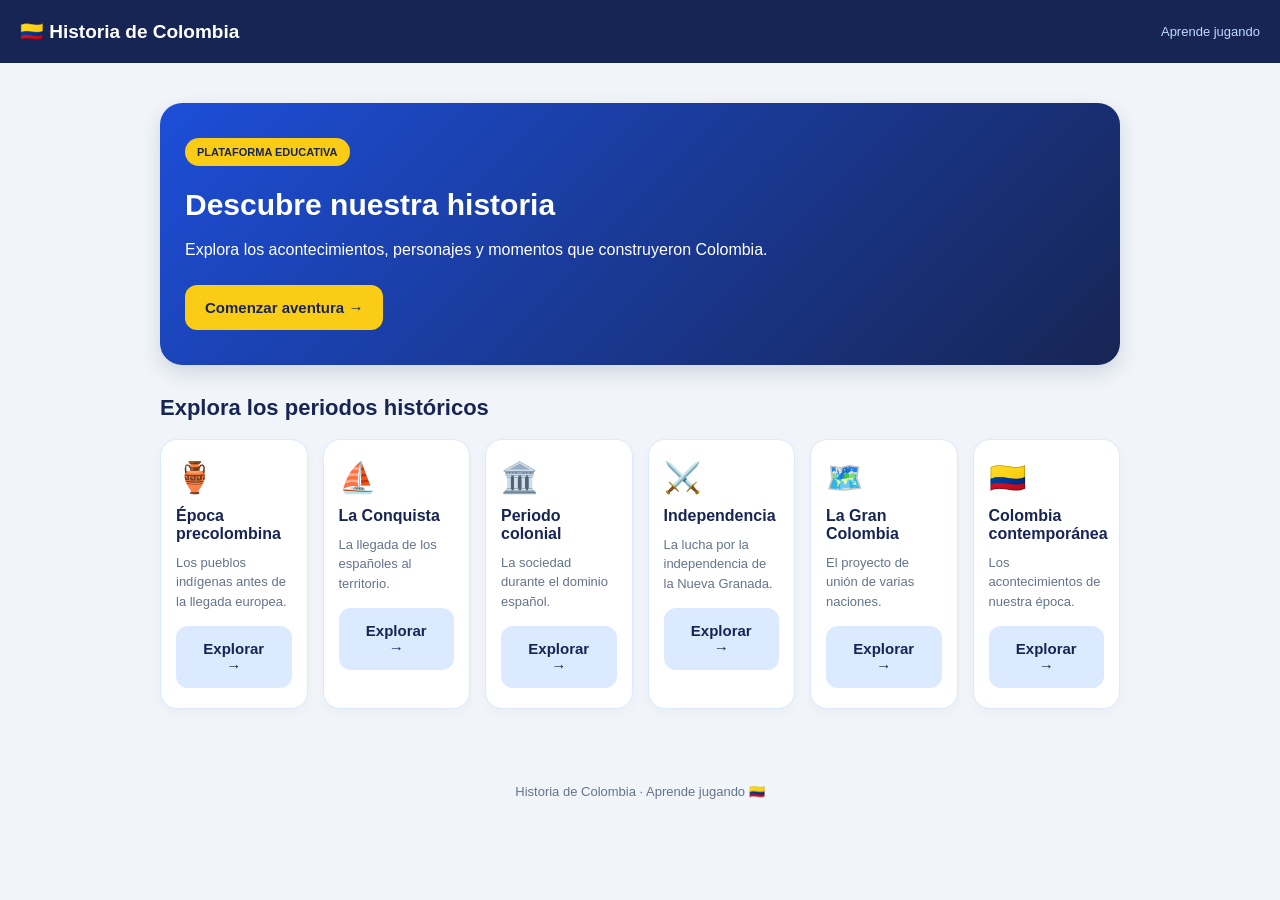
<file: index.html>
<!DOCTYPE html>
<html lang="es">
<head>
    <meta charset="UTF-8">
    <meta name="viewport" content="width=device-width, initial-scale=1.0">
    <meta name="theme-color" content="#172554">

    <title>Historia de Colombia</title>

    <link rel="stylesheet" href="styles.css">
</head>

<body>

    <header class="header">
        <div class="logo">🇨🇴 Historia de Colombia</div>
        <span class="subtitle">Aprende jugando</span>
    </header>

    <main>

        <section class="welcome">

            <span class="tag">PLATAFORMA EDUCATIVA</span>

            <h1>Descubre nuestra historia</h1>

            <p>
                Explora los acontecimientos, personajes
                y momentos que construyeron Colombia.
            </p>

            <button id="btnComenzar">
                Comenzar aventura →
            </button>

        </section>

        <section id="periodos" class="periodos">

            <h2>Explora los periodos históricos</h2>

            <div id="listaPeriodos" class="grid"></div>

        </section>

    </main>

    <footer>
        <p>Historia de Colombia · Aprende jugando 🇨🇴</p>
    </footer>

    <script src="script.js"></script>

</body>
</html>
</file>
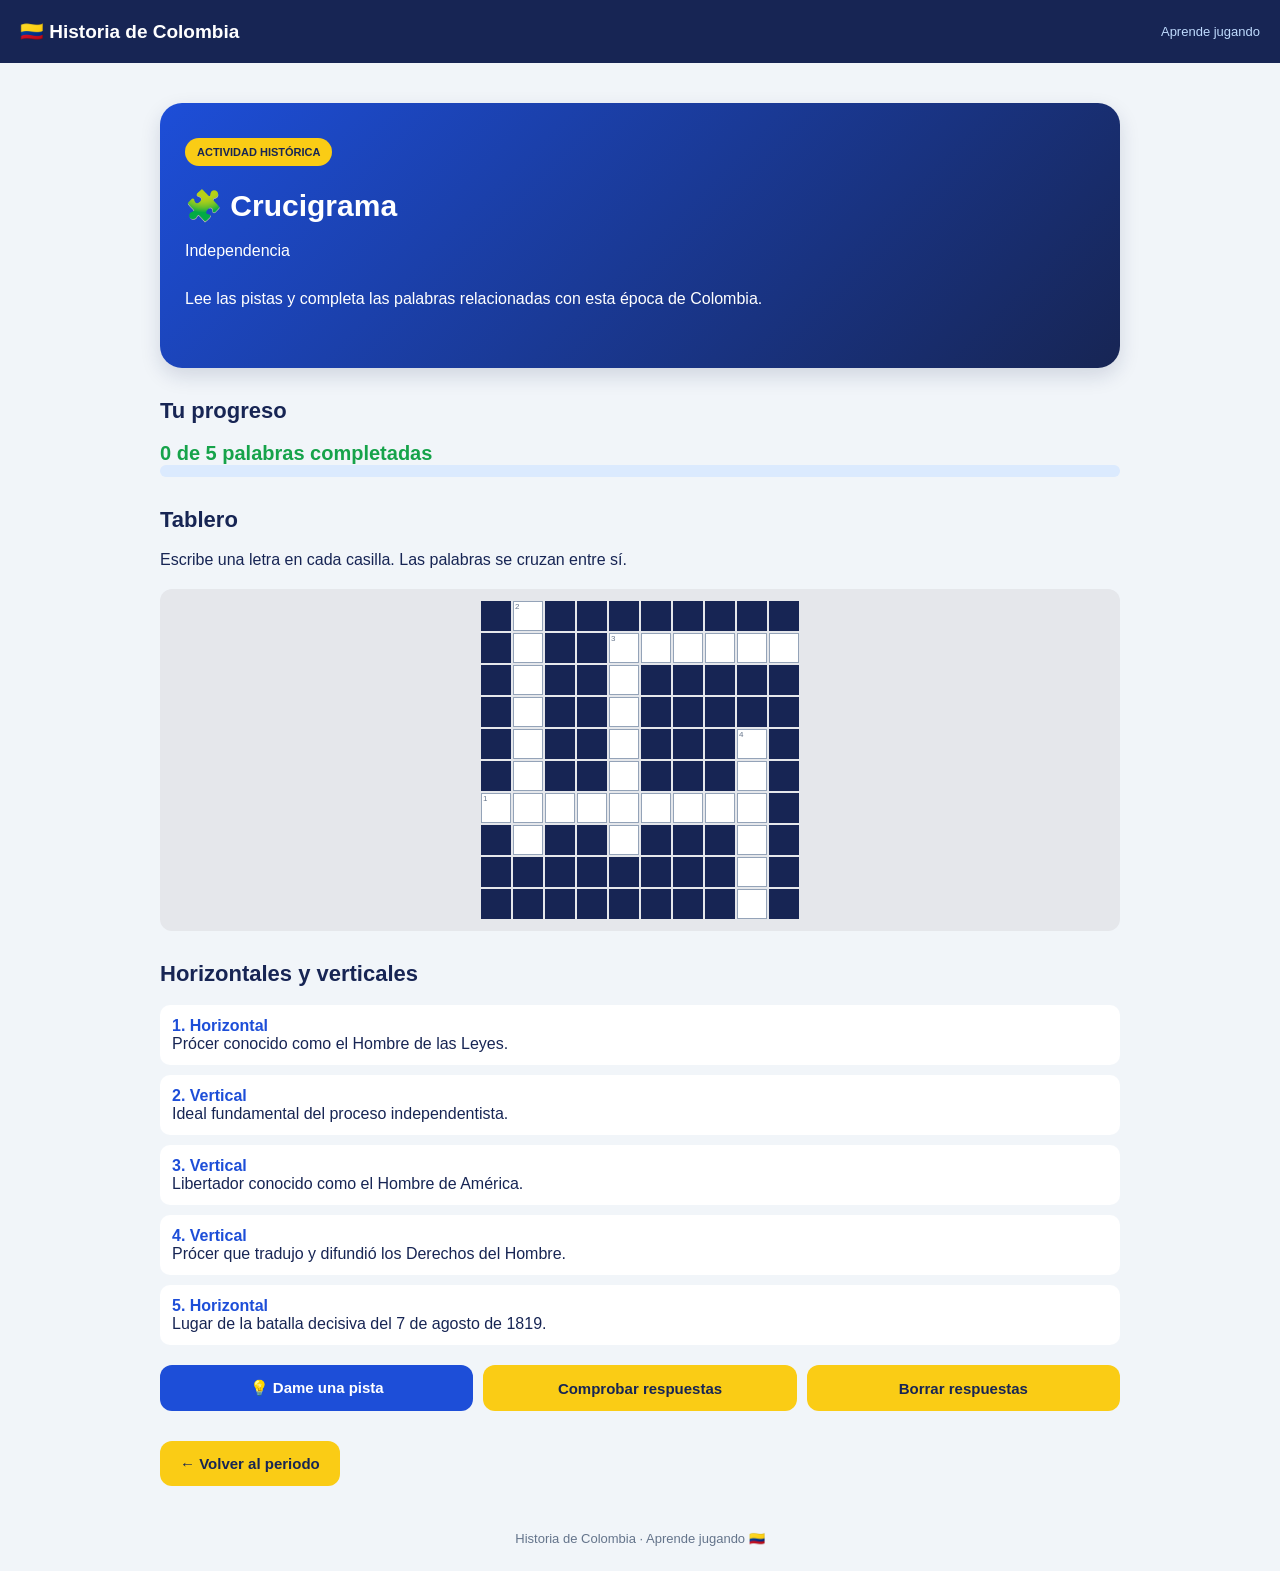
<file: crucigrama.html>
<!DOCTYPE html>
<html lang="es">

<head>
    <meta charset="UTF-8">
    <meta name="viewport" content="width=device-width, initial-scale=1.0">
    <meta name="theme-color" content="#172554">

    <title>Crucigrama | Historia de Colombia</title>

    <link rel="stylesheet" href="styles.css">

    <style>
        .crucigrama-contenedor {
            overflow-x: auto;
            padding: 12px;
            background: #e5e7eb;
            border-radius: 12px;
            margin: 20px 0;
        }

        #tableroCrucigrama {
            display: grid;
            gap: 2px;
            width: max-content;
            margin: auto;
        }

        .celda-crucigrama {
            width: 30px;
            height: 30px;
            position: relative;
            background: #172554;
        }

        .celda-crucigrama.activa {
            background: white;
        }

        .celda-crucigrama input {
            width: 100%;
            height: 100%;
            border: 1px solid #94a3b8;
            text-align: center;
            text-transform: uppercase;
            font-size: 17px;
            font-weight: bold;
            padding: 0;
            color: #172554;
            background: transparent;
        }

        .celda-crucigrama input:focus {
            outline: 2px solid #f59e0b;
            background: #fef3c7;
        }

        .numero-celda {
            position: absolute;
            top: 1px;
            left: 2px;
            font-size: 8px;
            color: #64748b;
            pointer-events: none;
        }

        .pista {
            background: white;
            padding: 12px;
            border-radius: 10px;
            margin: 10px 0;
        }

        .pista strong {
            color: #1d4ed8;
        }

        .acciones-crucigrama {
            display: flex;
            flex-wrap: wrap;
            gap: 10px;
            margin: 20px 0;
        }

        .acciones-crucigrama button {
            flex: 1;
            min-width: 130px;
        }

        #mensajeCrucigrama {
            font-weight: bold;
            margin: 15px 0;
        }

        .seccion-extra {
            background: white;
            padding: 18px;
            border-radius: 14px;
            margin: 20px 0;
        }

        .seccion-extra h2 {
            color: #1e3a8a;
        }

        #resultadoFinal {
            text-align: center;
            line-height: 1.6;
        }

        #resumenHistorico {
            line-height: 1.7;
        }

        .boton-pista {
            background: #1d4ed8;
            color: white;
        }

        .boton-final {
            background: #15803d;
            color: white;
        }

        @media (max-width: 400px) {
            .celda-crucigrama {
                width: 26px;
                height: 26px;
            }
        }
    </style>
</head>

<body>

    <header class="header">
        <div class="logo">🇨🇴 Historia de Colombia</div>
        <span class="subtitle">Aprende jugando</span>
    </header>

    <main>

        <section class="welcome">
            <span class="tag">ACTIVIDAD HISTÓRICA</span>

            <h1>🧩 Crucigrama</h1>

            <p id="nombrePeriodo">
                Cargando periodo...
            </p>

            <p>
                Lee las pistas y completa las palabras
                relacionadas con esta época de Colombia.
            </p>
        </section>

        <section class="periodos">

            <h2>Tu progreso</h2>

            <p id="contadorProgreso">
                0 palabras completadas
            </p>

            <div style="
                width: 100%;
                height: 12px;
                background: #dbeafe;
                border-radius: 20px;
                overflow: hidden;
            ">
                <div id="rellenoProgreso" style="
                    width: 0%;
                    height: 100%;
                    background: #16a34a;
                    transition: width 0.3s;
                "></div>
            </div>

        </section>

        <section class="periodos">

            <h2>Tablero</h2>

            <p>
                Escribe una letra en cada casilla.
                Las palabras se cruzan entre sí.
            </p>

            <div class="crucigrama-contenedor">
                <div id="tableroCrucigrama"></div>
            </div>

        </section>

        <section class="periodos">

            <h2>Horizontales y verticales</h2>

            <div id="listaPistas"></div>

            <div class="acciones-crucigrama">

                <button
                    id="btnPista"
                    class="boton-pista"
                    type="button">
                    💡 Dame una pista
                </button>

                <button
                    id="btnComprobar"
                    type="button">
                    Comprobar respuestas
                </button>

                <button
                    id="btnReiniciar"
                    type="button">
                    Borrar respuestas
                </button>

            </div>

            <p id="mensajeCrucigrama"></p>

        </section>

        <section
            id="desafioFinal"
            class="seccion-extra"
            hidden>

            <div style="text-align: center; font-size: 48px;">
                🏆
            </div>

            <h2 style="text-align: center;">
                ¡Desafío completado!
            </h2>

            <div id="resultadoFinal"></div>

            <hr>

            <h3>📜 Tu recorrido histórico</h3>

            <div id="resumenHistorico"></div>

            <div class="acciones-crucigrama">

                <button
                    id="btnVolverPeriodoFinal"
                    class="boton-final"
                    type="button">
                    Volver al periodo
                </button>

            </div>

        </section>

        <button id="btnVolver" type="button">
            ← Volver al periodo
        </button>

    </main>

    <footer>
        <p>Historia de Colombia · Aprende jugando 🇨🇴</p>
    </footer>

    <script src="crucigrama.js"></script>

</body>
</html>
</file>
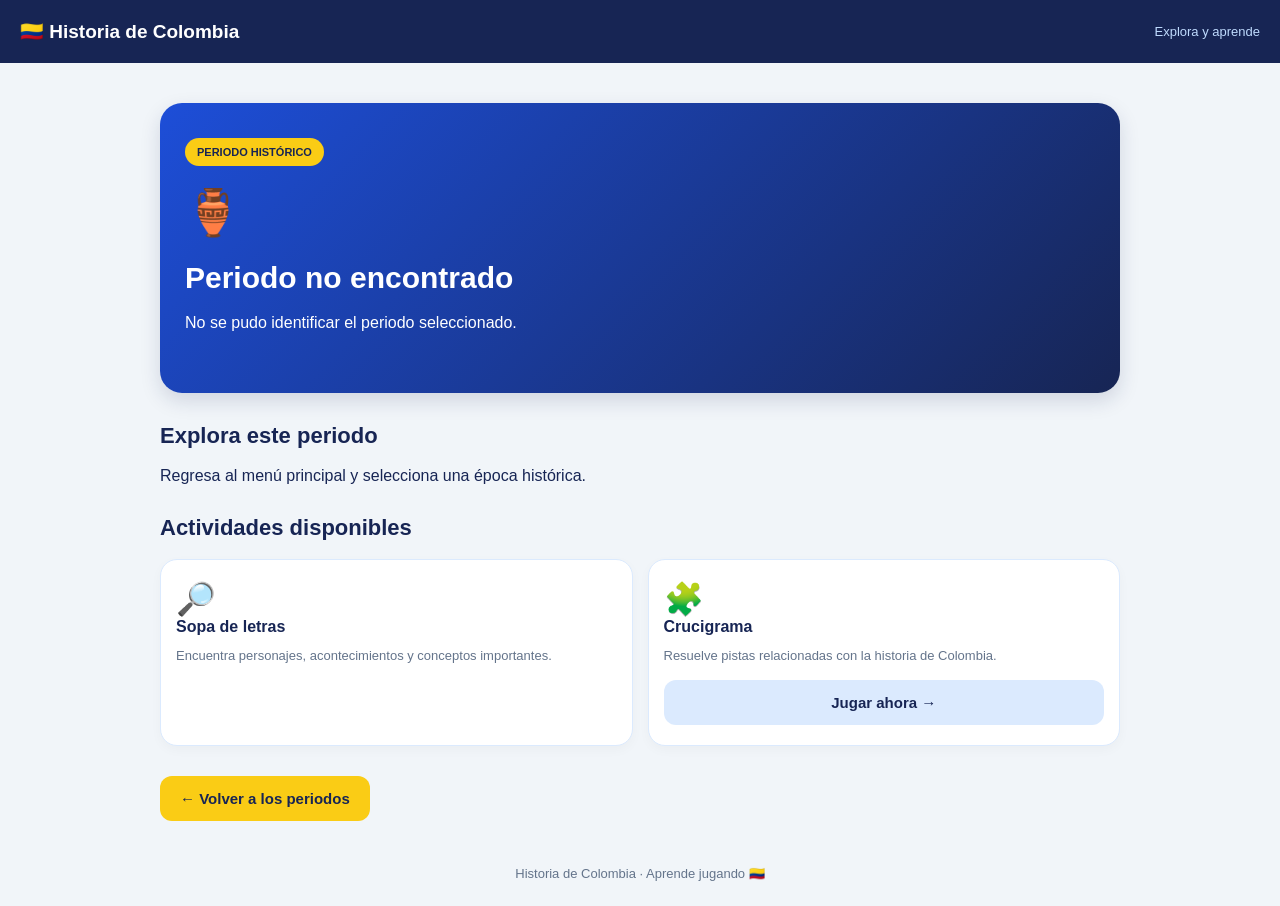
<file: periodo.html>
<!DOCTYPE html>
<html lang="es">

<head>
    <meta charset="UTF-8">
    <meta name="viewport" content="width=device-width, initial-scale=1.0">
    <meta name="theme-color" content="#172554">

    <title>Periodo histórico | Historia de Colombia</title>

    <link rel="stylesheet" href="styles.css">
</head>

<body>

    <header class="header">
        <div class="logo">🇨🇴 Historia de Colombia</div>
        <span class="subtitle">Explora y aprende</span>
    </header>

    <main>

        <section class="welcome">

            <span class="tag">PERIODO HISTÓRICO</span>

            <div id="iconoPeriodo" style="font-size: 45px; margin-top: 20px;">
                🏺
            </div>

            <h1 id="nombrePeriodo">
                Cargando periodo...
            </h1>

            <p id="descripcionPeriodo">
                Estamos preparando el contenido histórico.
            </p>

        </section>

        <section class="periodos">

            <h2>Explora este periodo</h2>

            <p id="contenidoPeriodo">
                Aquí encontrarás información sobre esta época.
            </p>

        </section>

        <section class="periodos">

            <h2>Actividades disponibles</h2>

            <div class="grid">

                <article class="card">

                    <div style="font-size: 32px;">🔎</div>

                    <h3>Sopa de letras</h3>

                    <p>
                        Encuentra personajes, acontecimientos
                        y conceptos importantes.
                    </p>

                    <a id="enlaceSopa" href="sopa.html">
                        <button type="button">
                            Jugar ahora →
                        </button>
                    </a>

                </article>

                <article class="card">

                    <div style="font-size: 32px;">🧩</div>

                    <h3>Crucigrama</h3>

                    <p>
                        Resuelve pistas relacionadas
                        con la historia de Colombia.
                    </p>

                    <a id="enlaceCrucigrama" href="crucigrama.html">
                        <button type="button">
                            Jugar ahora →
                        </button>
                    </a>

                </article>

            </div>

        </section>

        <button id="btnVolverInicio">
            ← Volver a los periodos
        </button>

    </main>

    <footer>
        <p>Historia de Colombia · Aprende jugando 🇨🇴</p>
    </footer>

    <script src="periodo.js"></script>

    <script>
        const parametros = new URLSearchParams(window.location.search);
        const periodoActual = parametros.get("periodo") || "independencia";

        document.getElementById("enlaceCrucigrama").href =
            `crucigrama.html?periodo=${periodoActual}`;
    </script>

</body>
</html>
</file>
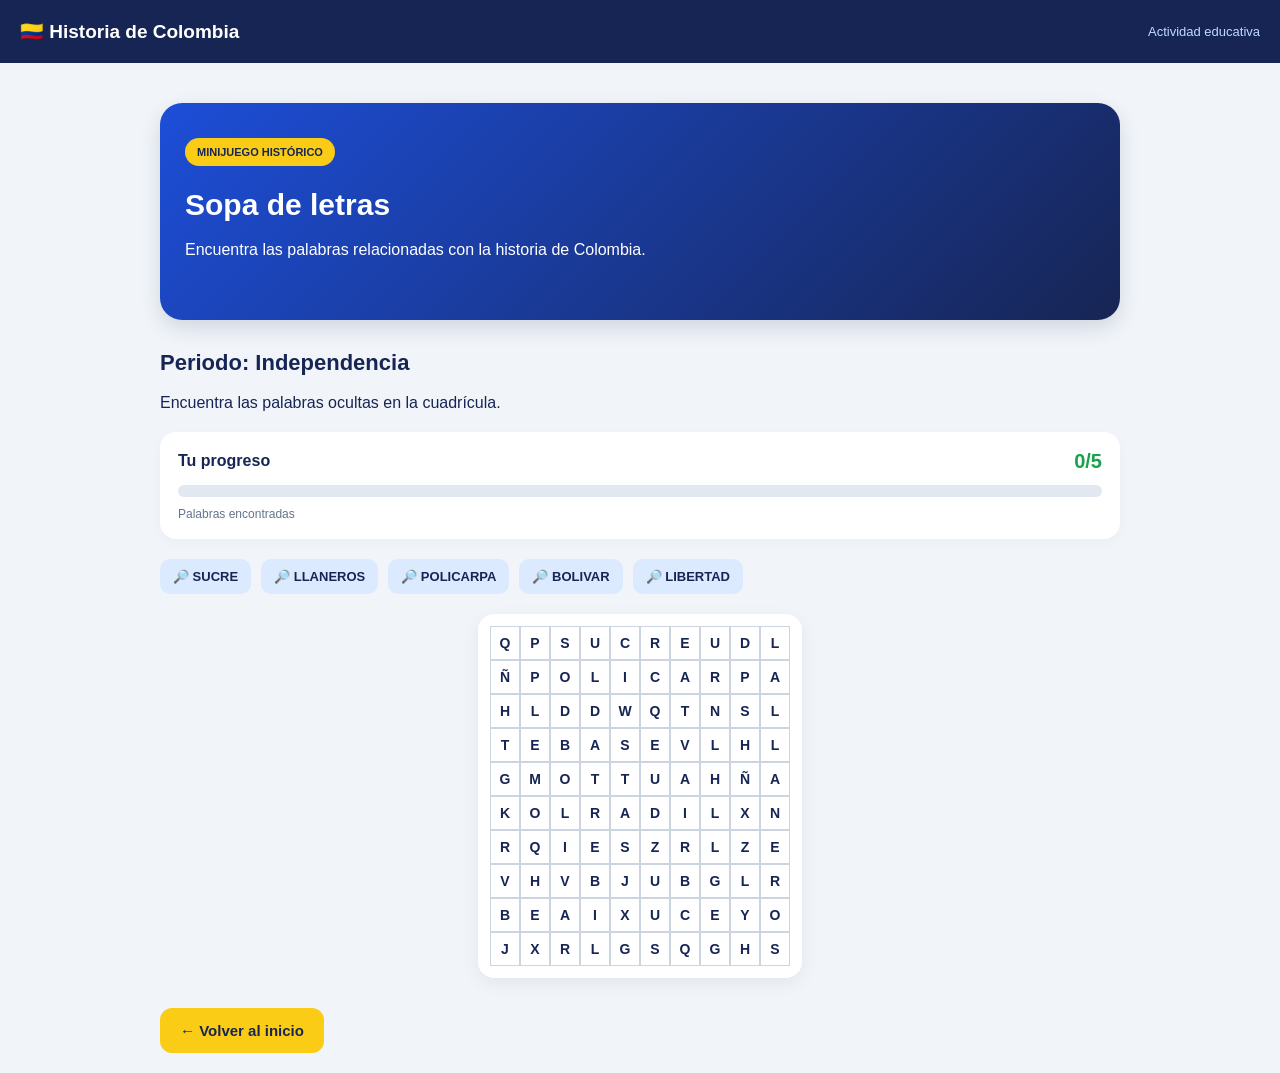
<file: sopa.html>
<!DOCTYPE html>
<html lang="es">
<head>
    <meta charset="UTF-8">
    <meta name="viewport" content="width=device-width, initial-scale=1.0">
    <meta name="theme-color" content="#172554">

    <title>Sopa de letras | Historia de Colombia</title>

    <link rel="stylesheet" href="styles.css">
</head>

<body>

    <header class="header">
        <div class="logo">🇨🇴 Historia de Colombia</div>
        <span class="subtitle">Actividad educativa</span>
    </header>

    <main>

        <section class="welcome">
            <span class="tag">MINIJUEGO HISTÓRICO</span>

            <h1>Sopa de letras</h1>

            <p>
                Encuentra las palabras relacionadas
                con la historia de Colombia.
            </p>
        </section>

        <section class="periodos">

            <h2>
                Periodo:
                <span id="nombrePeriodo">Cargando...</span>
            </h2>

            <p>
                Encuentra las palabras ocultas
                en la cuadrícula.
            </p>

            <!-- CONTADOR DE PROGRESO -->

            <div class="progreso-juego">

                <div class="progreso-texto">
                    <strong>Tu progreso</strong>
                    <span id="contadorProgreso">0/5</span>
                </div>

                <div class="barra-progreso">
                    <div id="rellenoProgreso"></div>
                </div>

                <p>Palabras encontradas</p>

            </div>

            <!-- PALABRAS -->

            <div id="listaPalabras"></div>

            <!-- TABLERO -->

            <div id="tableroSopa"></div>

        </section>

        <button id="btnVolver">
            ← Volver al inicio
        </button>

    </main>

    <!-- VENTANA HISTORICA -->

    <div id="modalContexto" class="modal-contexto" hidden>

        <div class="contenido-modal">

            <span class="tag">¡PALABRA ENCONTRADA!</span>

            <h2 id="tituloContexto">
                ¡Excelente!
            </h2>

            <p id="textoContexto">
                Has encontrado una palabra histórica.
                ¿Quieres conocer su importancia?
            </p>

            <div class="botones-modal">

                <button id="btnAprender">
                    Sí, quiero aprender
                </button>

                <button id="btnAhoraNo">
                    Ahora no
                </button>

            </div>

        </div>

    </div>

    <!-- PANTALLA DE VICTORIA -->

    <div id="modalVictoria" class="modal-contexto" hidden>

        <div class="contenido-modal victoria">

            <div class="icono-victoria">🏆</div>

            <span class="tag">¡ACTIVIDAD COMPLETADA!</span>

            <h2>¡Excelente trabajo!</h2>

            <p>
                Has encontrado todas las palabras
                de este periodo histórico.
            </p>

            <div class="resultado-final">
                <strong id="resultadoFinal">5/5</strong>
                <span>Palabras encontradas</span>
            </div>

            <button id="btnRepetir">
                ↻ Jugar otra vez
            </button>

            <button id="btnVictoriaInicio" class="boton-secundario">
                Volver al inicio
            </button>

        </div>

    </div>

    <script src="sopa.js"></script>

</body>
</html>
</file>
<file: styles.css>
/* ==========================================
   1. CONFIGURACION GENERAL
========================================== */

* {
    margin: 0;
    padding: 0;
    box-sizing: border-box;
}

:root {
    --amarillo: #FACC15;
    --azul: #1D4ED8;
    --azul-oscuro: #172554;
    --rojo: #DC2626;
    --blanco: #FFFFFF;
    --fondo: #F1F5F9;
    --texto: #172554;
}

body {
    font-family: Arial, sans-serif;
    background: var(--fondo);
    color: var(--texto);
    min-height: 100vh;
}

/* ==========================================
   2. ENCABEZADO
========================================== */

.header {
    background: var(--azul-oscuro);
    color: white;
    padding: 20px;
    display: flex;
    justify-content: space-between;
    align-items: center;
    flex-wrap: wrap;
    gap: 10px;
}

.logo {
    font-size: 19px;
    font-weight: bold;
}

.subtitle {
    color: #BFDBFE;
    font-size: 13px;
}

/* ==========================================
   3. CONTENIDO PRINCIPAL
========================================== */

main {
    max-width: 1000px;
    margin: auto;
    padding: 20px;
}

/* ==========================================
   4. PRESENTACION
========================================== */

.welcome {
    background: linear-gradient(135deg, #1D4ED8, #172554);
    color: white;
    padding: 35px 25px;
    border-radius: 22px;
    margin: 20px 0 30px;
    box-shadow: 0 8px 20px #17255425;
}

.tag {
    display: inline-block;
    background: var(--amarillo);
    color: var(--azul-oscuro);
    padding: 8px 12px;
    border-radius: 20px;
    font-size: 11px;
    font-weight: bold;
}

.welcome h1 {
    font-size: 30px;
    margin: 22px 0 15px;
}

.welcome p {
    line-height: 1.6;
    margin-bottom: 22px;
}

/* ==========================================
   5. BOTONES
========================================== */

button {
    background: var(--amarillo);
    color: var(--azul-oscuro);
    border: none;
    border-radius: 12px;
    padding: 14px 20px;
    font-weight: bold;
    font-size: 15px;
    cursor: pointer;
    transition: transform 0.2s, opacity 0.2s;
}

button:active {
    transform: scale(0.96);
    opacity: 0.85;
}

/* ==========================================
   6. PERIODOS HISTORICOS
========================================== */

.periodos {
    margin: 30px 0;
}

.periodos h2 {
    margin-bottom: 18px;
    font-size: 22px;
}

.grid {
    display: grid;
    grid-template-columns: repeat(auto-fit, minmax(145px, 1fr));
    gap: 15px;
}

.card {
    background: white;
    padding: 20px 15px;
    border-radius: 17px;
    border: 1px solid #DBEAFE;
    box-shadow: 0 4px 12px #00000008;
}

.card h3 {
    font-size: 16px;
    margin-bottom: 10px;
}

.card p {
    color: #64748B;
    font-size: 13px;
    line-height: 1.5;
}

.card button {
    margin-top: 15px;
    width: 100%;
    background: #DBEAFE;
}

/* ==========================================
   7. SOPA DE LETRAS
========================================== */

#listaPalabras {
    display: flex;
    flex-wrap: wrap;
    gap: 10px;
    margin: 20px 0;
}

#listaPalabras p {
    background: #DBEAFE;
    color: var(--azul-oscuro);
    padding: 10px 13px;
    border-radius: 10px;
    font-size: 13px;
    font-weight: bold;
}

#tableroSopa {
    background: white;
    padding: 12px;
    border-radius: 16px;
    box-shadow: 0 5px 18px #00000010;
    overflow-x: auto;
    width: fit-content;
    max-width: 100%;
    margin: 20px auto;
}

#tableroSopa > div {
    display: flex;
    justify-content: center;
}

#tableroSopa span {
    width: 30px;
    height: 34px;
    min-width: 30px;
    display: flex;
    align-items: center;
    justify-content: center;
    background: #F8FAFC;
    border: 1px solid #DBEAFE;
    color: var(--azul-oscuro);
    font-size: 14px;
    font-weight: bold;
}

/* ==========================================
   8. PIE DE PAGINA
========================================== */

footer {
    text-align: center;
    padding: 25px;
    color: #64748B;
    font-size: 13px;
}

/* ==========================================
   9. ADAPTACION A CELULARES
========================================== */

@media (max-width: 480px) {
    main {
        padding: 14px;
    }

    .welcome h1 {
        font-size: 26px;
    }

    .header {
        padding: 16px;
    }

    #tableroSopa {
        padding: 6px;
    }

    #tableroSopa span {
        width: 28px;
        min-width: 28px;
        height: 32px;
        font-size: 12px;
    }
}

/* ==========================================
   10. VENTANAS EMERGENTES
========================================== */

.modal-contexto {
    position: fixed;
    inset: 0;
    z-index: 1000;
    background: rgba(15, 23, 42, 0.75);
    display: flex;
    align-items: center;
    justify-content: center;
    padding: 20px;
}

.modal-contexto[hidden] {
    display: none;
}

.contenido-modal {
    background: white;
    width: 100%;
    max-width: 420px;
    padding: 28px 22px;
    border-radius: 22px;
    text-align: center;
    box-shadow: 0 15px 40px #00000040;
    animation: aparecerModal 0.25s ease;
}

.contenido-modal h2 {
    color: #172554;
    font-size: 25px;
    margin: 20px 0 15px;
}

.contenido-modal p {
    color: #475569;
    line-height: 1.7;
    font-size: 15px;
    margin-bottom: 25px;
}

.botones-modal {
    display: flex;
    flex-direction: column;
    gap: 12px;
}

#btnAprender {
    background: #FACC15;
    color: #172554;
}

#btnAhoraNo {
    background: #DBEAFE;
    color: #172554;
}

@keyframes aparecerModal {
    from {
        opacity: 0;
        transform: translateY(20px) scale(0.95);
    }

    to {
        opacity: 1;
        transform: translateY(0) scale(1);
    }
}

/* ==========================================
   11. CONTADOR DE PROGRESO
========================================== */

.progreso-juego {
    background: white;
    padding: 18px;
    border-radius: 16px;
    margin: 20px 0;
    box-shadow: 0 4px 12px #00000008;
}

.progreso-texto {
    display: flex;
    justify-content: space-between;
    align-items: center;
    margin-bottom: 12px;
}

#contadorProgreso {
    color: #16A34A;
    font-size: 20px;
    font-weight: bold;
}

.barra-progreso {
    width: 100%;
    height: 12px;
    background: #E2E8F0;
    border-radius: 20px;
    overflow: hidden;
}

#rellenoProgreso {
    width: 0%;
    height: 100%;
    background: #16A34A;
    border-radius: 20px;
    transition: width 0.4s ease;
}

.progreso-juego p {
    color: #64748B;
    font-size: 12px;
    margin-top: 10px;
}

/* ==========================================
   12. PANTALLA DE VICTORIA
========================================== */

.icono-victoria {
    font-size: 65px;
    margin-bottom: 15px;
    animation: celebrar 1s ease infinite alternate;
}

.resultado-final {
    background: #DCFCE7;
    border-radius: 16px;
    padding: 18px;
    margin: 20px 0;
    display: flex;
    flex-direction: column;
    gap: 5px;
}

.resultado-final strong {
    color: #15803D;
    font-size: 38px;
}

.resultado-final span {
    color: #166534;
    font-size: 13px;
}

.victoria > button {
    width: 100%;
    margin-top: 10px;
}

.victoria .boton-secundario {
    background: #DBEAFE;
}

@keyframes celebrar {
    from {
        transform: translateY(0) rotate(-5deg);
    }

    to {
        transform: translateY(-8px) rotate(5deg);
    }
}
</file>
